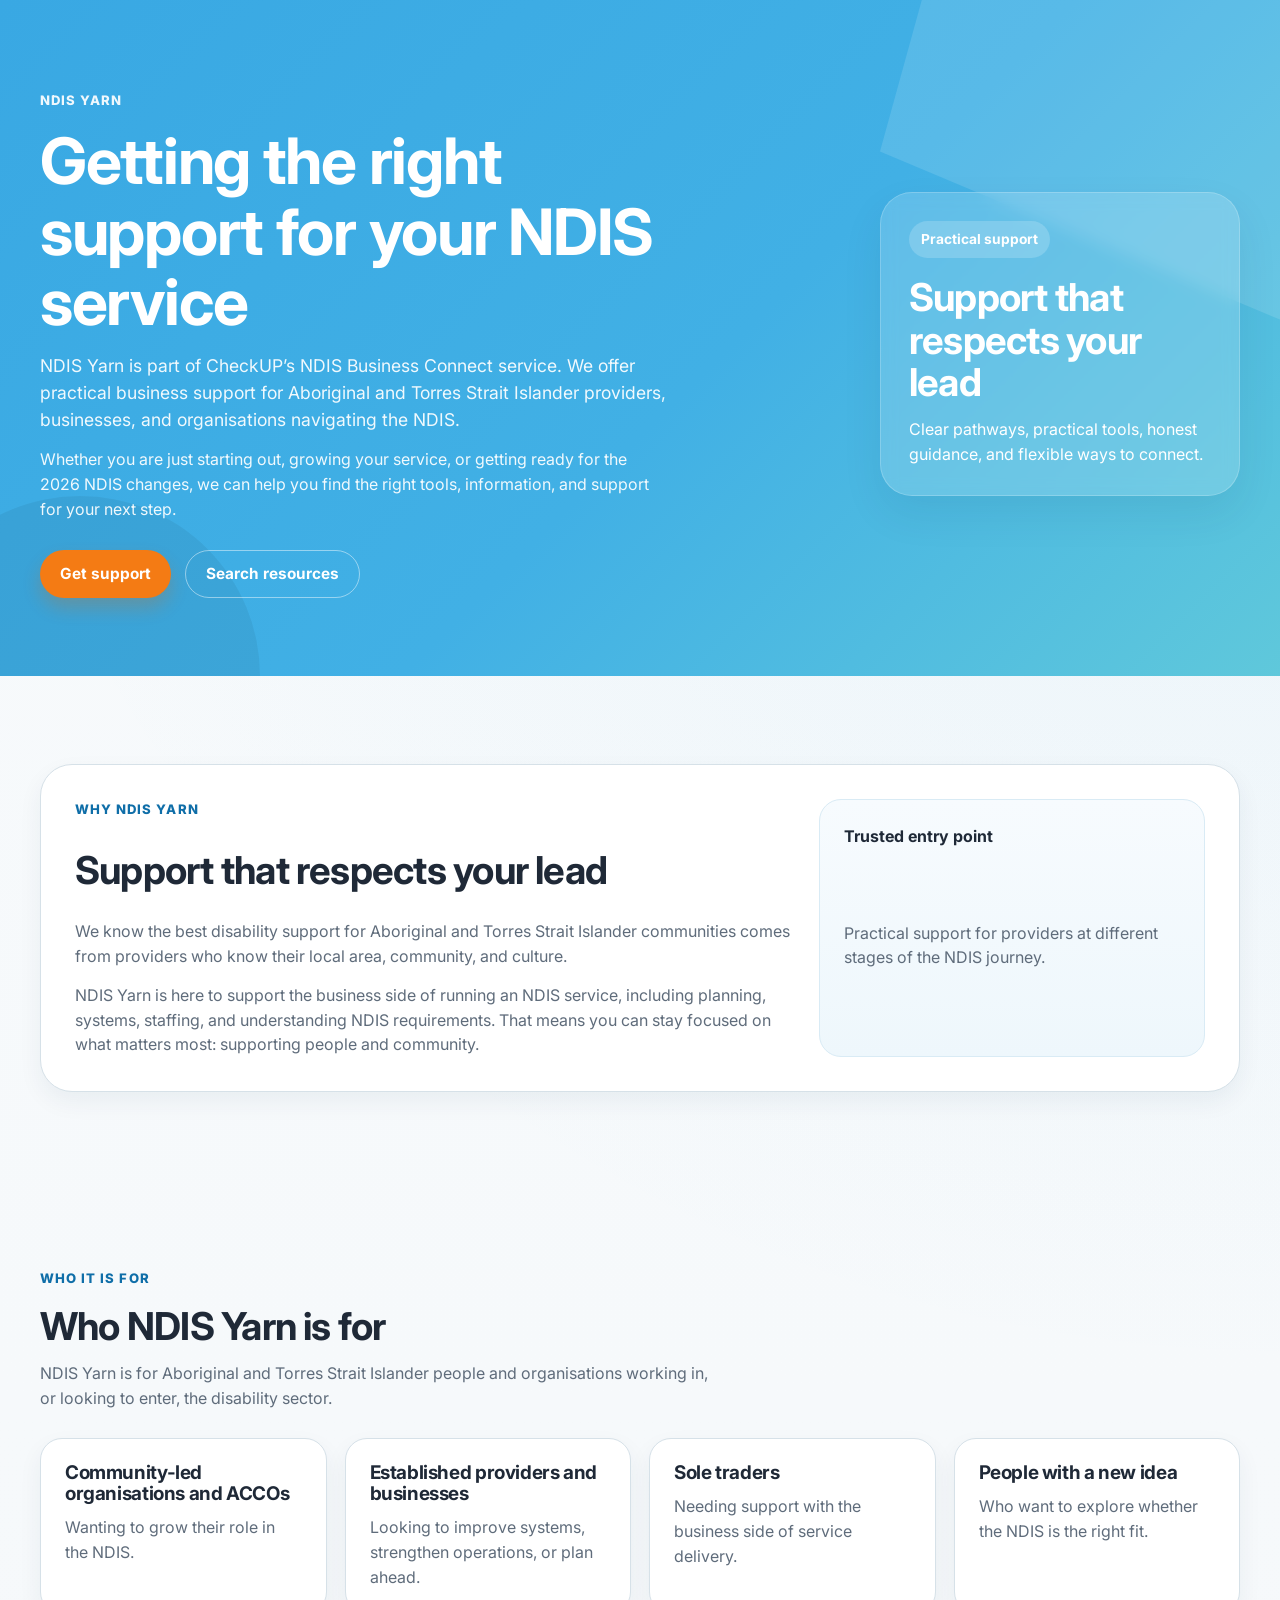
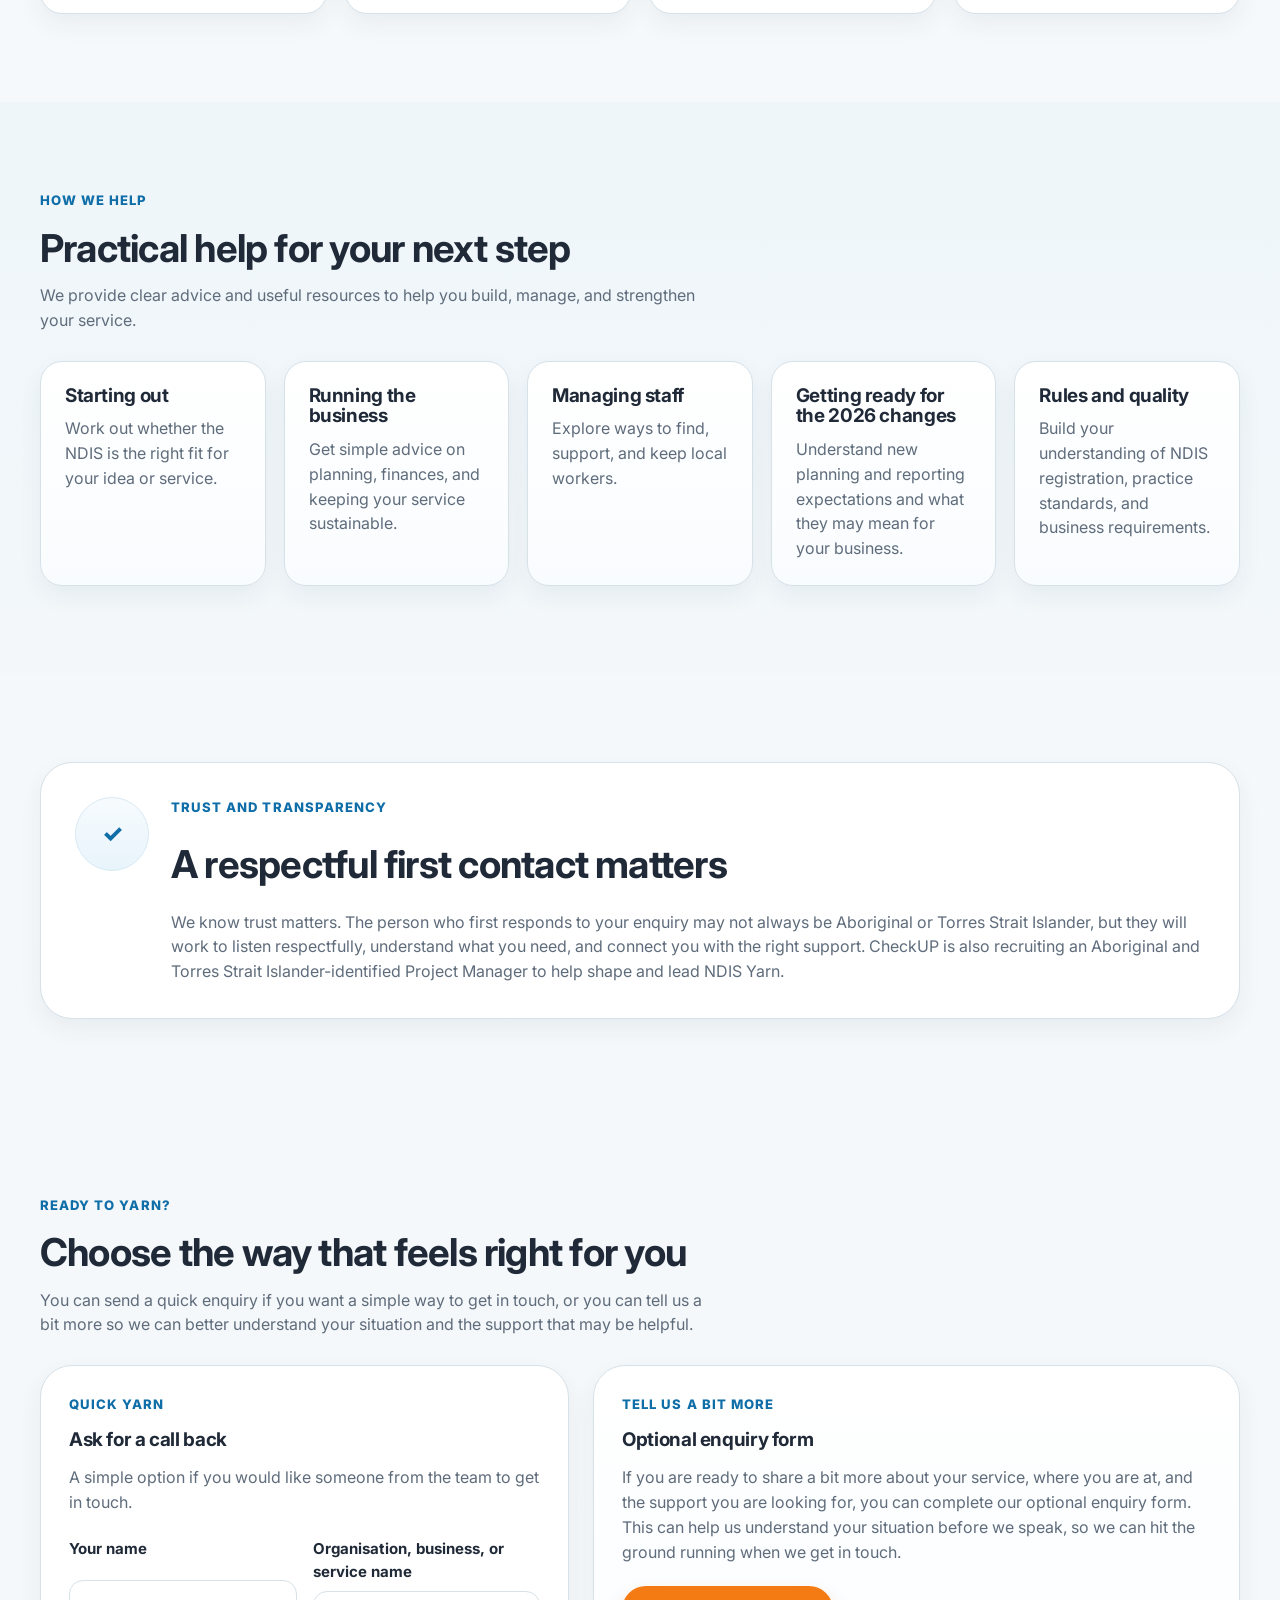
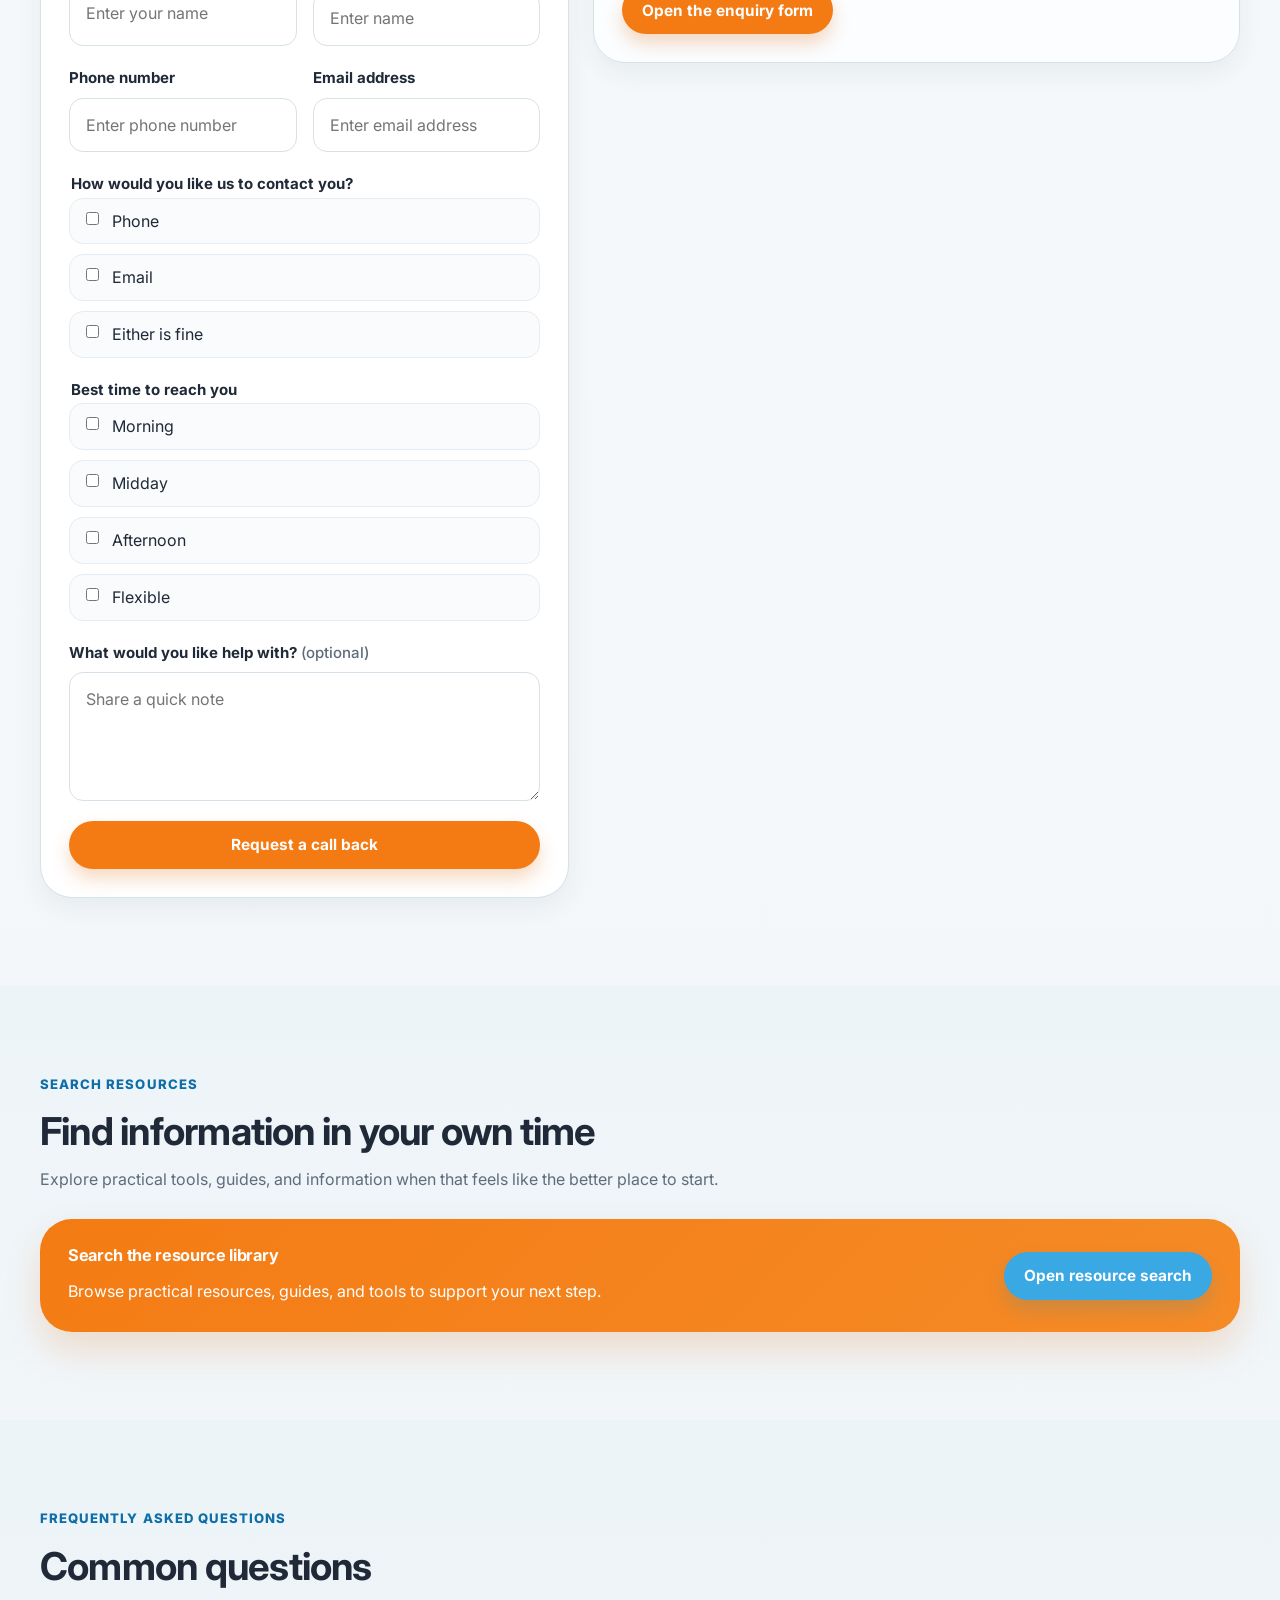
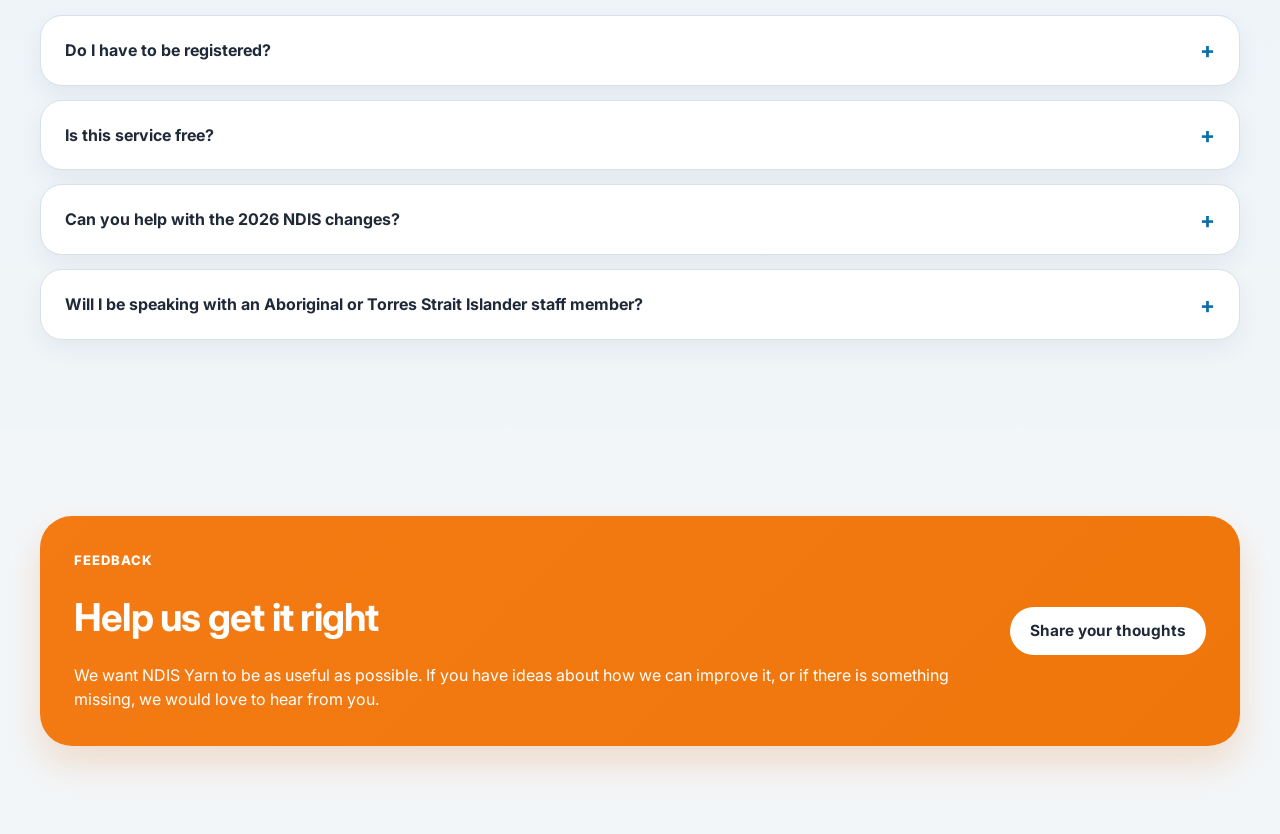
<file: index.html>
<!DOCTYPE html>
<html lang="en">
<head>
  <meta charset="UTF-8" />
  <meta name="viewport" content="width=device-width, initial-scale=1.0" />
  <title>NDIS Yarn | CheckUP Connect</title>
  <meta
    name="description"
    content="Practical business support for Aboriginal and Torres Strait Islander NDIS providers, businesses, and organisations."
  />
  <link rel="preconnect" href="https://fonts.googleapis.com">
  <link rel="preconnect" href="https://fonts.gstatic.com" crossorigin>
  <link href="https://fonts.googleapis.com/css2?family=Inter:wght@400;500;600;700;800&display=swap" rel="stylesheet">
  <link rel="stylesheet" href="styles.css" />
</head>
<body>
  <div class="site-shell">
    <header class="hero">
      <div class="container hero__grid">
        <div class="hero__content">
          <p class="eyebrow">NDIS Yarn</p>
          <h1>Getting the right support for your NDIS service</h1>
          <p class="hero__lead">
            NDIS Yarn is part of CheckUP’s NDIS Business Connect service. We offer practical business support for
            Aboriginal and Torres Strait Islander providers, businesses, and organisations navigating the NDIS.
          </p>
          <p class="hero__body">
            Whether you are just starting out, growing your service, or getting ready for the 2026 NDIS changes, we can
            help you find the right tools, information, and support for your next step.
          </p>
          <div class="hero__actions">
            <a class="btn btn--primary" href="#contact-pathways">Get support</a>
            <a class="btn btn--secondary" href="#resources">Search resources</a>
          </div>
        </div>

        <div class="hero__panel" aria-hidden="true">
          <div class="hero-card">
            <div class="hero-card__badge">Practical support</div>
            <h2>Support that respects your lead</h2>
            <p>
              Clear pathways, practical tools, honest guidance, and flexible ways to connect.
            </p>
          </div>
        </div>
      </div>
    </header>

    <main>
      <section class="section">
        <div class="container intro-card">
          <div class="intro-card__copy">
            <p class="eyebrow eyebrow--blue">Why NDIS Yarn</p>
            <h2>Support that respects your lead</h2>
            <p>
              We know the best disability support for Aboriginal and Torres Strait Islander communities comes from
              providers who know their local area, community, and culture.
            </p>
            <p>
              NDIS Yarn is here to support the business side of running an NDIS service, including planning, systems,
              staffing, and understanding NDIS requirements. That means you can stay focused on what matters most:
              supporting people and community.
            </p>
          </div>
          <div class="intro-card__aside">
            <div class="stat-panel">
              <strong>Trusted entry point</strong>
              <span>Practical support for providers at different stages of the NDIS journey.</span>
            </div>
          </div>
        </div>
      </section>

      <section class="section">
        <div class="container">
          <div class="section-heading">
            <p class="eyebrow eyebrow--blue">Who it is for</p>
            <h2>Who NDIS Yarn is for</h2>
            <p>
              NDIS Yarn is for Aboriginal and Torres Strait Islander people and organisations working in, or looking to
              enter, the disability sector.
            </p>
          </div>

          <div class="card-grid card-grid--four">
            <article class="info-card">
              <h3>Community-led organisations and ACCOs</h3>
              <p>Wanting to grow their role in the NDIS.</p>
            </article>
            <article class="info-card">
              <h3>Established providers and businesses</h3>
              <p>Looking to improve systems, strengthen operations, or plan ahead.</p>
            </article>
            <article class="info-card">
              <h3>Sole traders</h3>
              <p>Needing support with the business side of service delivery.</p>
            </article>
            <article class="info-card">
              <h3>People with a new idea</h3>
              <p>Who want to explore whether the NDIS is the right fit.</p>
            </article>
          </div>
        </div>
      </section>

      <section class="section section--soft">
        <div class="container">
          <div class="section-heading">
            <p class="eyebrow eyebrow--blue">How we help</p>
            <h2>Practical help for your next step</h2>
            <p>
              We provide clear advice and useful resources to help you build, manage, and strengthen your service.
            </p>
          </div>

          <div class="card-grid card-grid--five">
            <article class="service-card">
              <h3>Starting out</h3>
              <p>Work out whether the NDIS is the right fit for your idea or service.</p>
            </article>
            <article class="service-card">
              <h3>Running the business</h3>
              <p>Get simple advice on planning, finances, and keeping your service sustainable.</p>
            </article>
            <article class="service-card">
              <h3>Managing staff</h3>
              <p>Explore ways to find, support, and keep local workers.</p>
            </article>
            <article class="service-card">
              <h3>Getting ready for the 2026 changes</h3>
              <p>Understand new planning and reporting expectations and what they may mean for your business.</p>
            </article>
            <article class="service-card">
              <h3>Rules and quality</h3>
              <p>Build your understanding of NDIS registration, practice standards, and business requirements.</p>
            </article>
          </div>
        </div>
      </section>

      <section class="section">
        <div class="container trust-panel">
          <div class="trust-panel__icon" aria-hidden="true">✓</div>
          <div class="trust-panel__content">
            <p class="eyebrow eyebrow--blue">Trust and transparency</p>
            <h2>A respectful first contact matters</h2>
            <p>
              We know trust matters. The person who first responds to your enquiry may not always be Aboriginal or
              Torres Strait Islander, but they will work to listen respectfully, understand what you need, and connect
              you with the right support. CheckUP is also recruiting an Aboriginal and Torres Strait
              Islander-identified Project Manager to help shape and lead NDIS Yarn.
            </p>
          </div>
        </div>
      </section>

      <section class="section" id="contact-pathways">
        <div class="container">
          <div class="section-heading">
            <p class="eyebrow eyebrow--blue">Ready to yarn?</p>
            <h2>Choose the way that feels right for you</h2>
            <p>
              You can send a quick enquiry if you want a simple way to get in touch, or you can tell us a bit more so
              we can better understand your situation and the support that may be helpful.
            </p>
          </div>

          <div class="pathway-grid">
            <article class="form-panel">
              <div class="form-panel__header">
                <p class="eyebrow eyebrow--blue">Quick yarn</p>
                <h3>Ask for a call back</h3>
                <p>
                  A simple option if you would like someone from the team to get in touch.
                </p>
              </div>

              <form class="contact-form" action="#" method="post">
                <div class="form-grid form-grid--two">
                  <label class="field">
                    <span>Your name</span>
                    <input type="text" name="quick_name" placeholder="Enter your name" />
                  </label>

                  <label class="field">
                    <span>Organisation, business, or service name</span>
                    <input type="text" name="quick_org" placeholder="Enter name" />
                  </label>
                </div>

                <div class="form-grid form-grid--two">
                  <label class="field">
                    <span>Phone number</span>
                    <input type="tel" name="quick_phone" placeholder="Enter phone number" />
                  </label>

                  <label class="field">
                    <span>Email address</span>
                    <input type="email" name="quick_email" placeholder="Enter email address" />
                  </label>
                </div>

                <fieldset class="choice-group">
                  <legend>How would you like us to contact you?</legend>
                  <label class="check-option"><input type="checkbox" name="quick_contact_method" value="Phone" /> <span>Phone</span></label>
                  <label class="check-option"><input type="checkbox" name="quick_contact_method" value="Email" /> <span>Email</span></label>
                  <label class="check-option"><input type="checkbox" name="quick_contact_method" value="Either" /> <span>Either is fine</span></label>
                </fieldset>

                <fieldset class="choice-group">
                  <legend>Best time to reach you</legend>
                  <label class="check-option"><input type="checkbox" name="quick_time" value="Morning" /> <span>Morning</span></label>
                  <label class="check-option"><input type="checkbox" name="quick_time" value="Midday" /> <span>Midday</span></label>
                  <label class="check-option"><input type="checkbox" name="quick_time" value="Afternoon" /> <span>Afternoon</span></label>
                  <label class="check-option"><input type="checkbox" name="quick_time" value="Flexible" /> <span>Flexible</span></label>
                </fieldset>

                <label class="field">
                  <span>What would you like help with? <em class="field-note">(optional)</em></span>
                  <textarea name="quick_message" rows="4" placeholder="Share a quick note"></textarea>
                </label>

                <button class="btn btn--primary" type="submit">Request a call back</button>
              </form>
            </article>

            <article class="form-panel form-panel--soft">
              <div class="form-panel__header">
                <p class="eyebrow eyebrow--blue">Tell us a bit more</p>
                <h3>Optional enquiry form</h3>
                <p>
                  If you are ready to share a bit more about your service, where you are at, and the support you are
                  looking for, you can complete our optional enquiry form. This can help us understand your situation
                  before we speak, so we can hit the ground running when we get in touch.
                </p>
              </div>

              <a class="btn btn--primary" href="eoi.html">Open the enquiry form</a>
            </article>
          </div>
        </div>
      </section>

      <section class="section section--soft" id="resources">
        <div class="container">
          <div class="section-heading">
            <p class="eyebrow eyebrow--blue">Search resources</p>
            <h2>Find information in your own time</h2>
            <p>
              Explore practical tools, guides, and information when that feels like the better place to start.
            </p>
          </div>

          <div class="resource-card">
            <div>
              <h4>Search the resource library</h4>
              <p>
                Browse practical resources, guides, and tools to support your next step.
              </p>
            </div>
            <a class="btn btn--accent" href="#">Open resource search</a>
          </div>
        </div>
      </section>

      <section class="section section--soft">
        <div class="container">
          <div class="section-heading">
            <p class="eyebrow eyebrow--blue">Frequently asked questions</p>
            <h2>Common questions</h2>
          </div>

          <div class="faq-list">
            <details class="faq-item">
              <summary>Do I have to be registered?</summary>
              <p>No. We support everyone from people with a brand new idea through to registered organisations.</p>
            </details>

            <details class="faq-item">
              <summary>Is this service free?</summary>
              <p>Yes. NDIS Yarn is a free service provided by CheckUP to help strengthen local NDIS providers.</p>
            </details>

            <details class="faq-item">
              <summary>Can you help with the 2026 NDIS changes?</summary>
              <p>Yes. We can help you understand updated arrangements and what they may mean for your business.</p>
            </details>

            <details class="faq-item">
              <summary>Will I be speaking with an Aboriginal or Torres Strait Islander staff member?</summary>
              <p>
                The person who first responds to your enquiry may not always be Aboriginal or Torres Strait Islander. We
                want to be open about that. Our focus is on making sure your experience is respectful, helpful, and
                culturally aware, and we are currently recruiting an Aboriginal and Torres Strait Islander-identified
                Project Manager to help shape and lead this work.
              </p>
            </details>
          </div>
        </div>
      </section>

      <section class="section">
        <div class="container feedback-banner">
          <div class="feedback-banner__copy">
            <p class="eyebrow eyebrow--light">Feedback</p>
            <h2>Help us get it right</h2>
            <p>
              We want NDIS Yarn to be as useful as possible. If you have ideas about how we can improve it, or if there
              is something missing, we would love to hear from you.
            </p>
          </div>
          <div class="feedback-banner__action">
            <a class="btn btn--light" href="#">Share your thoughts</a>
          </div>
        </div>
      </section>
    </main>
  </div>

  <script src="script.js"></script>
</body>
</html>
</file>
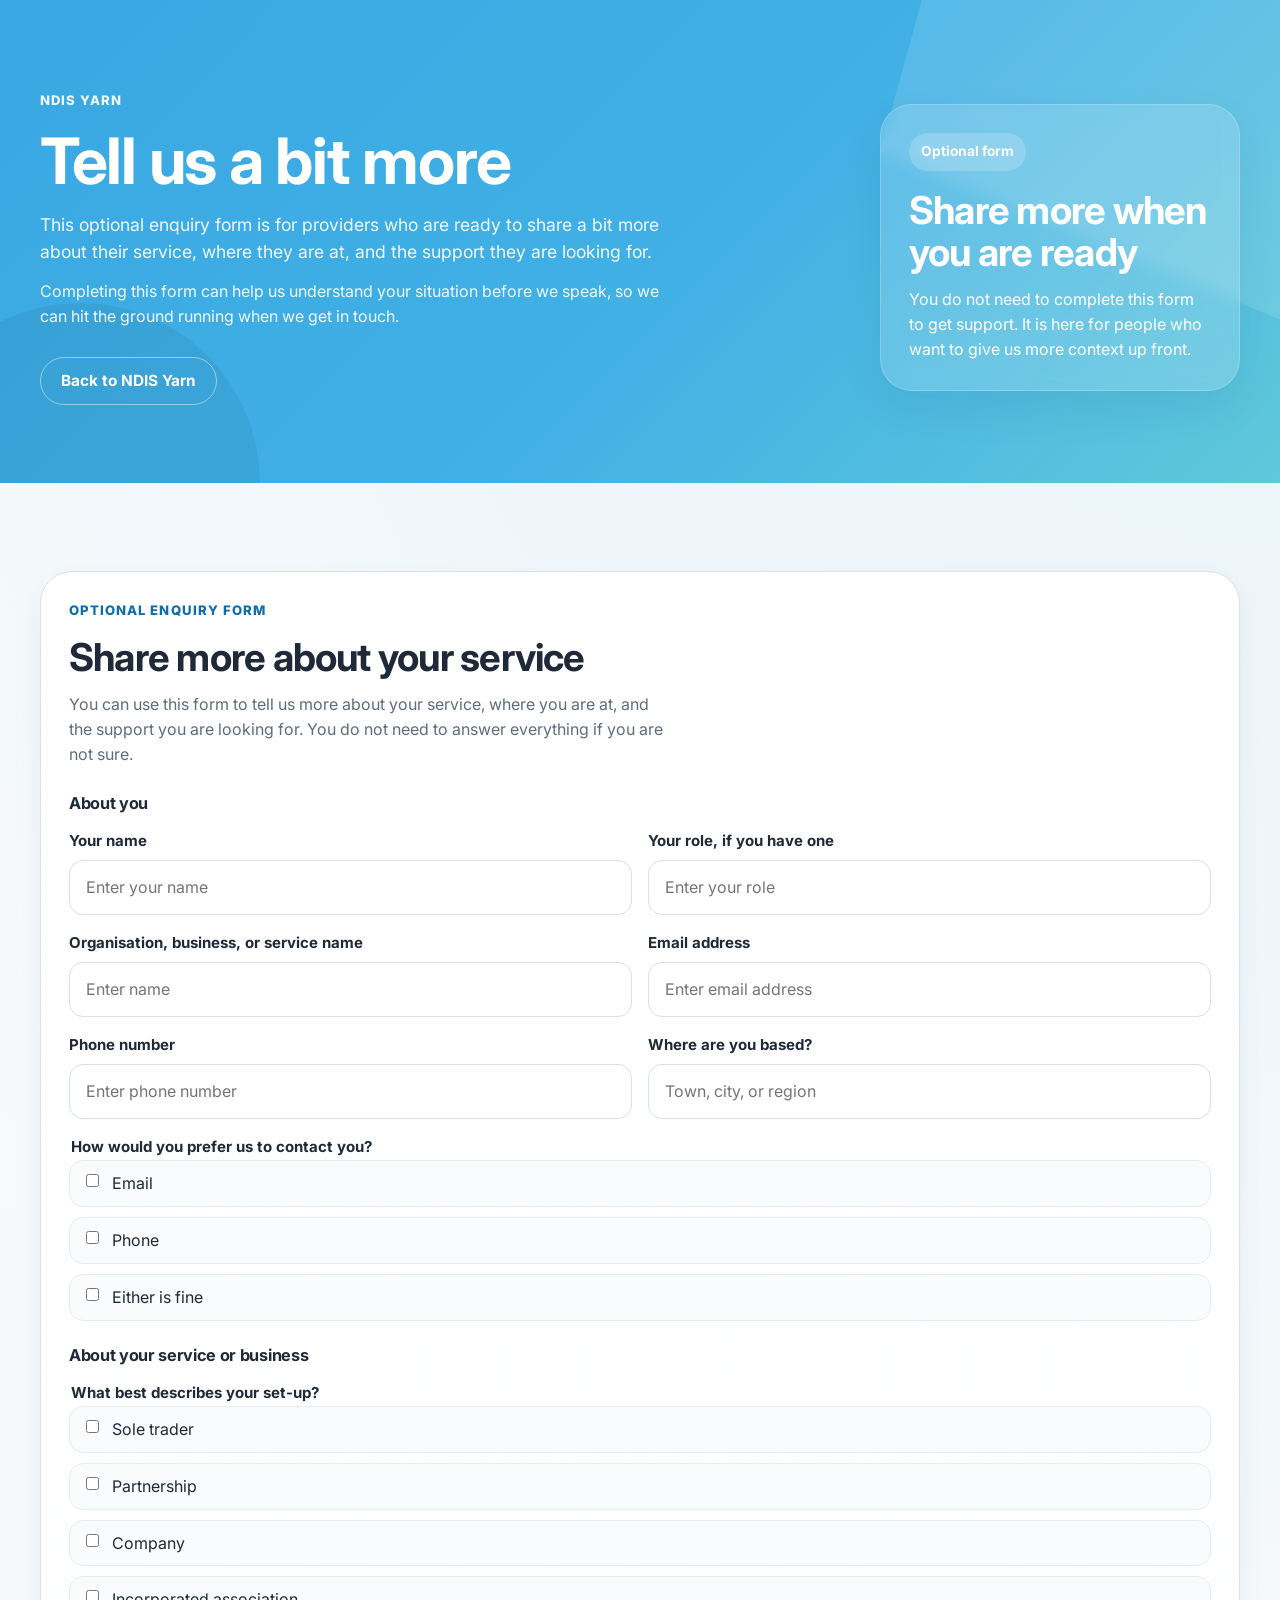
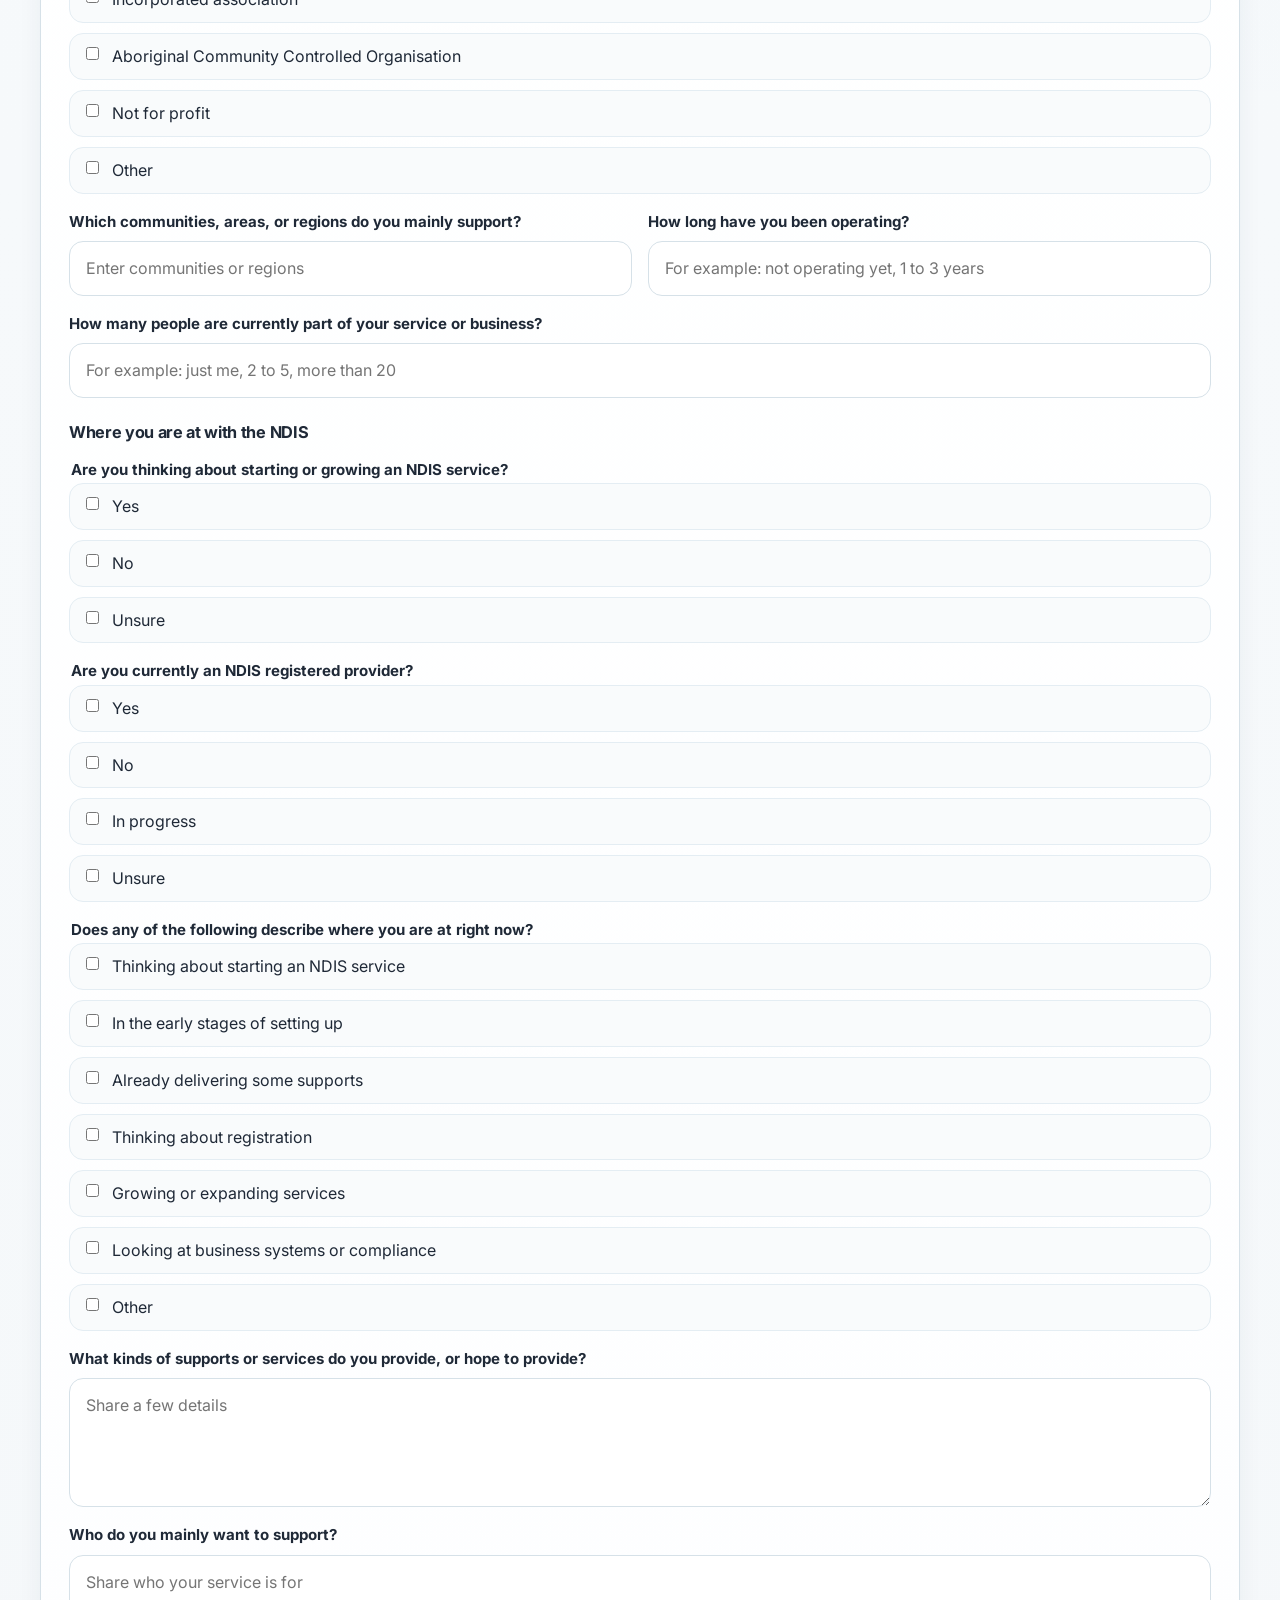
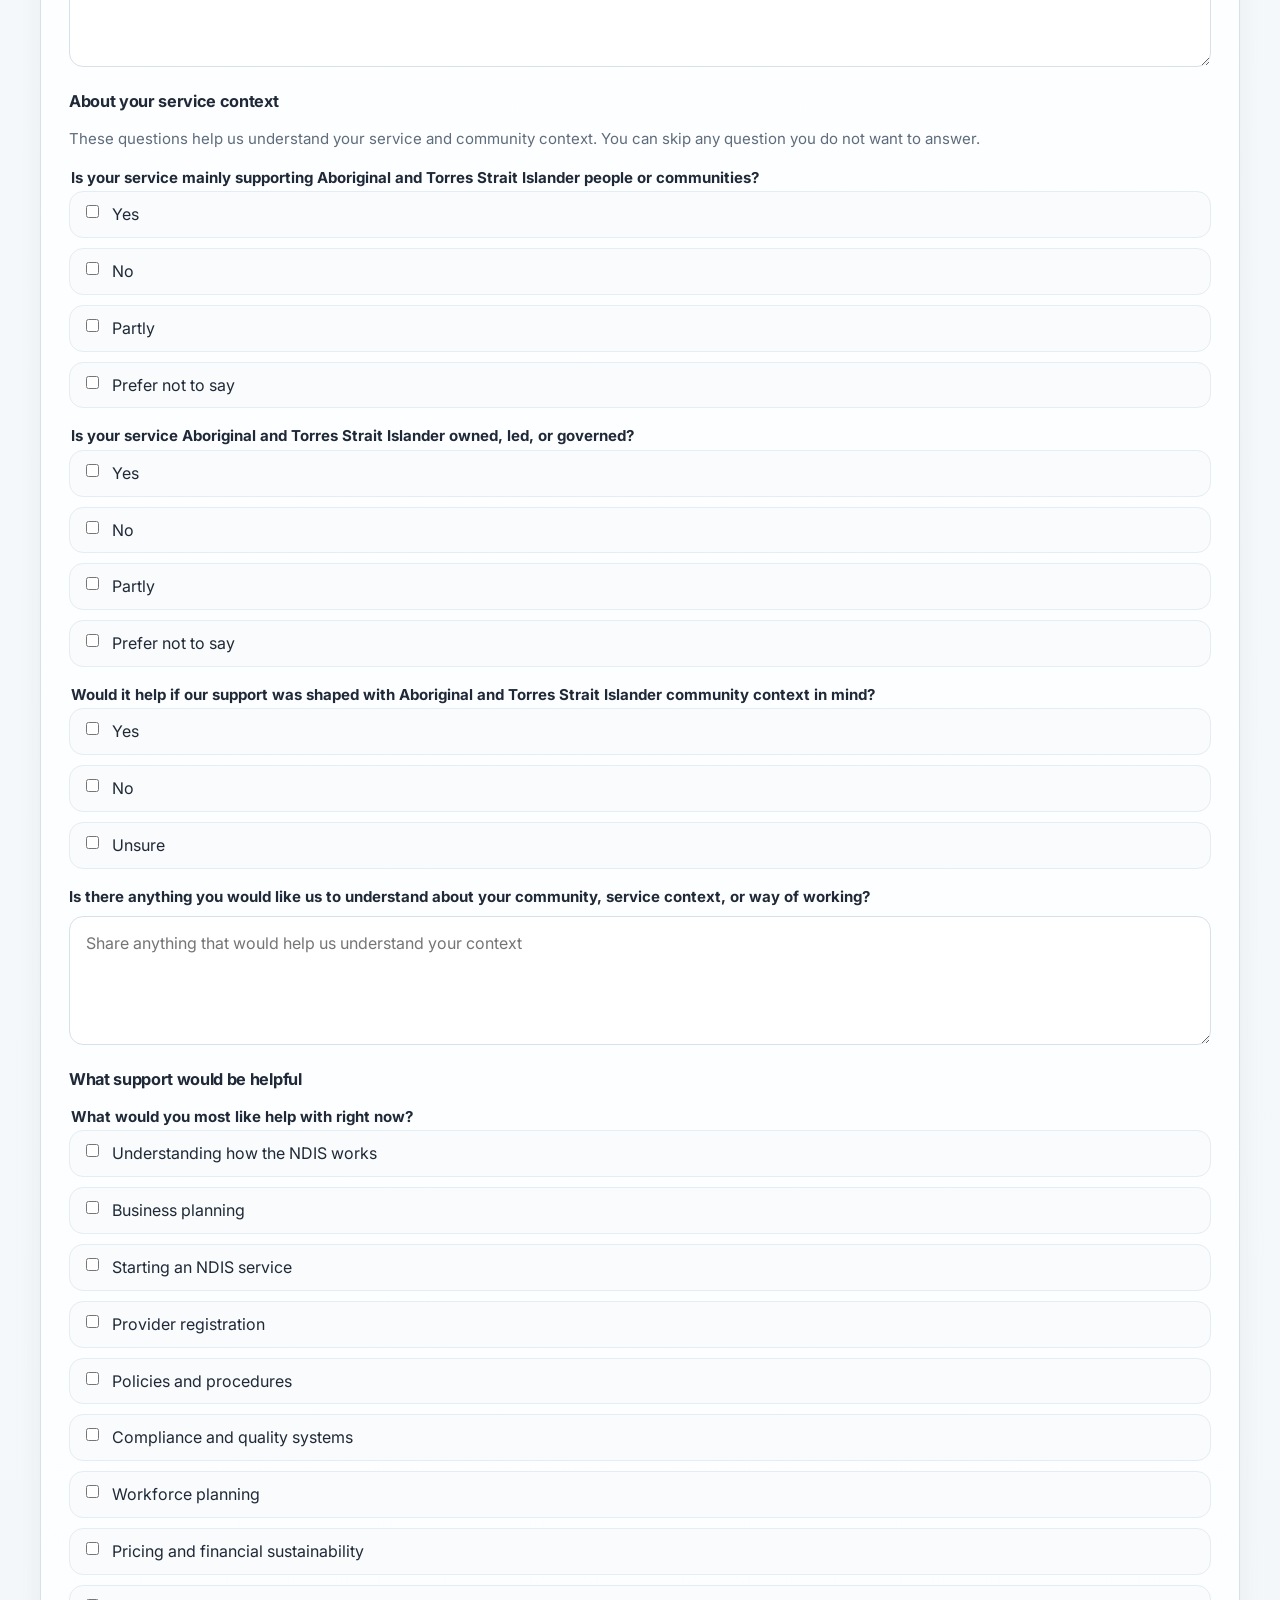
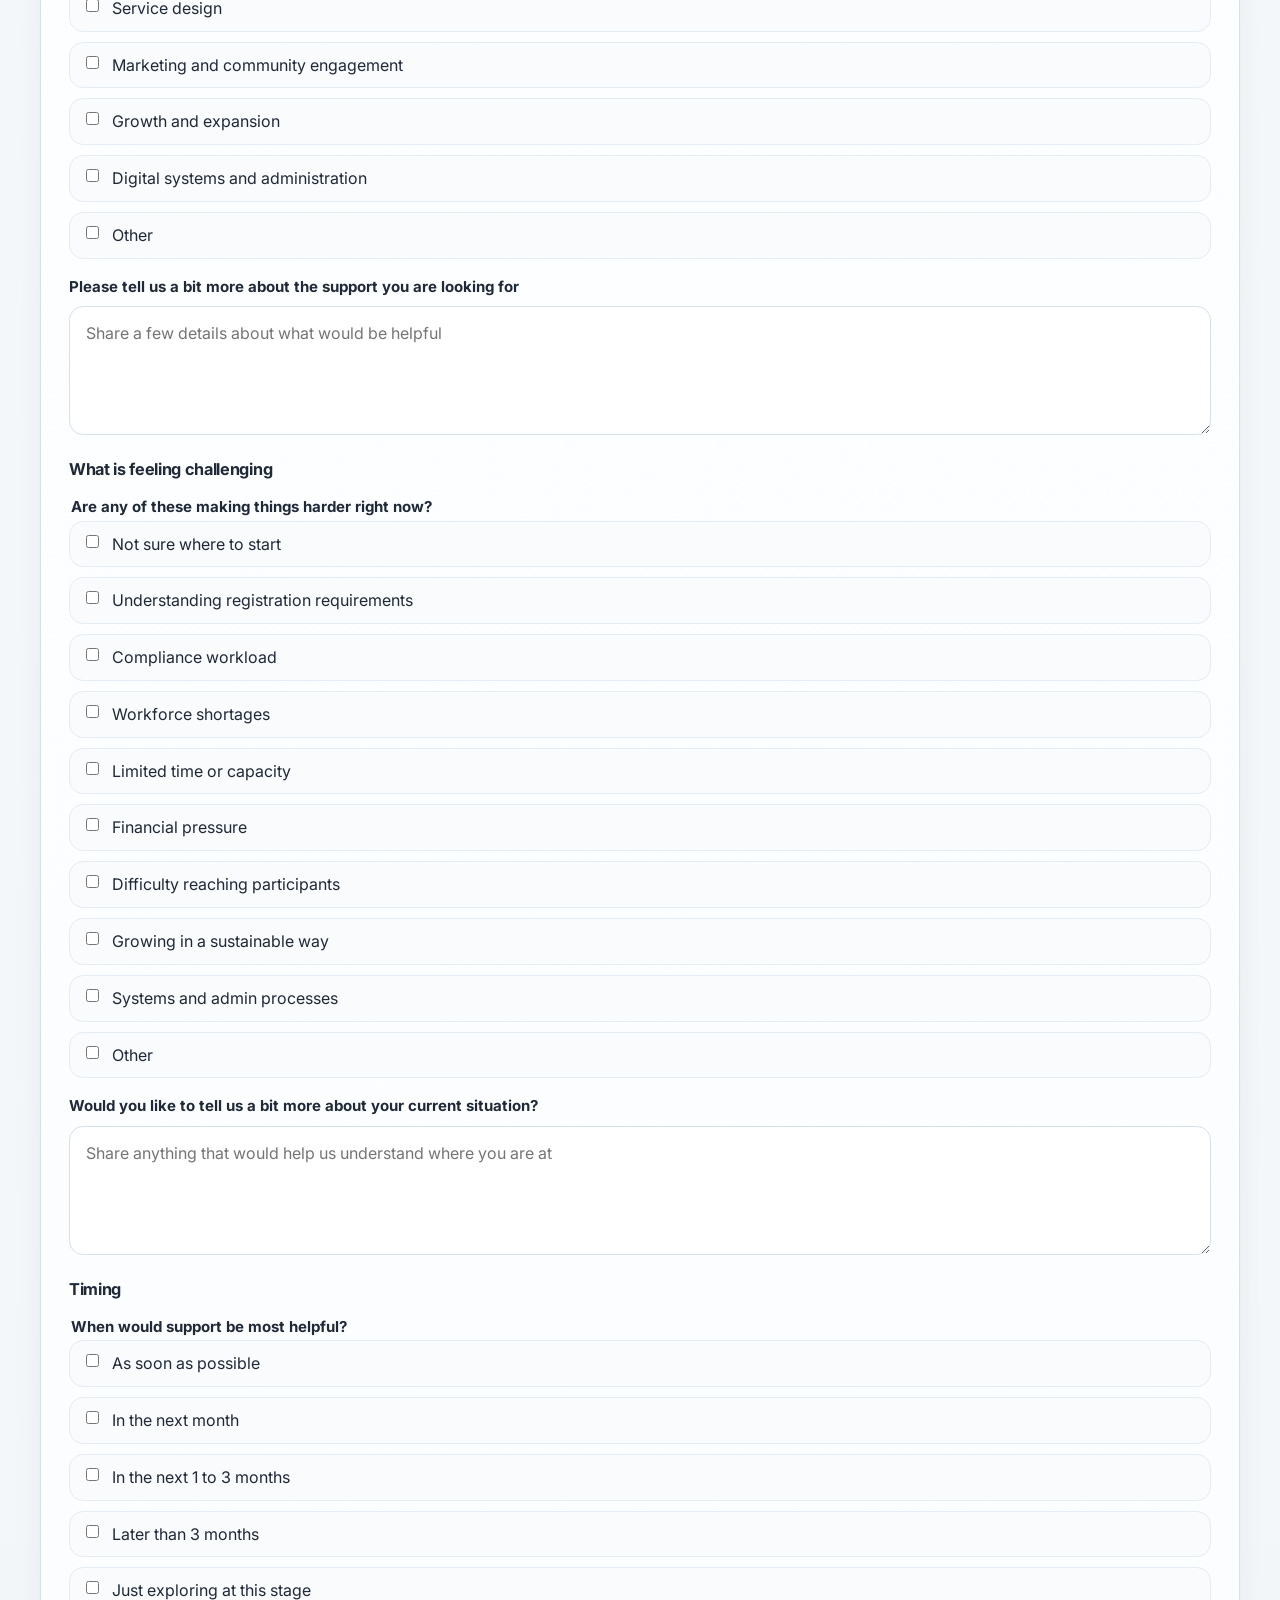
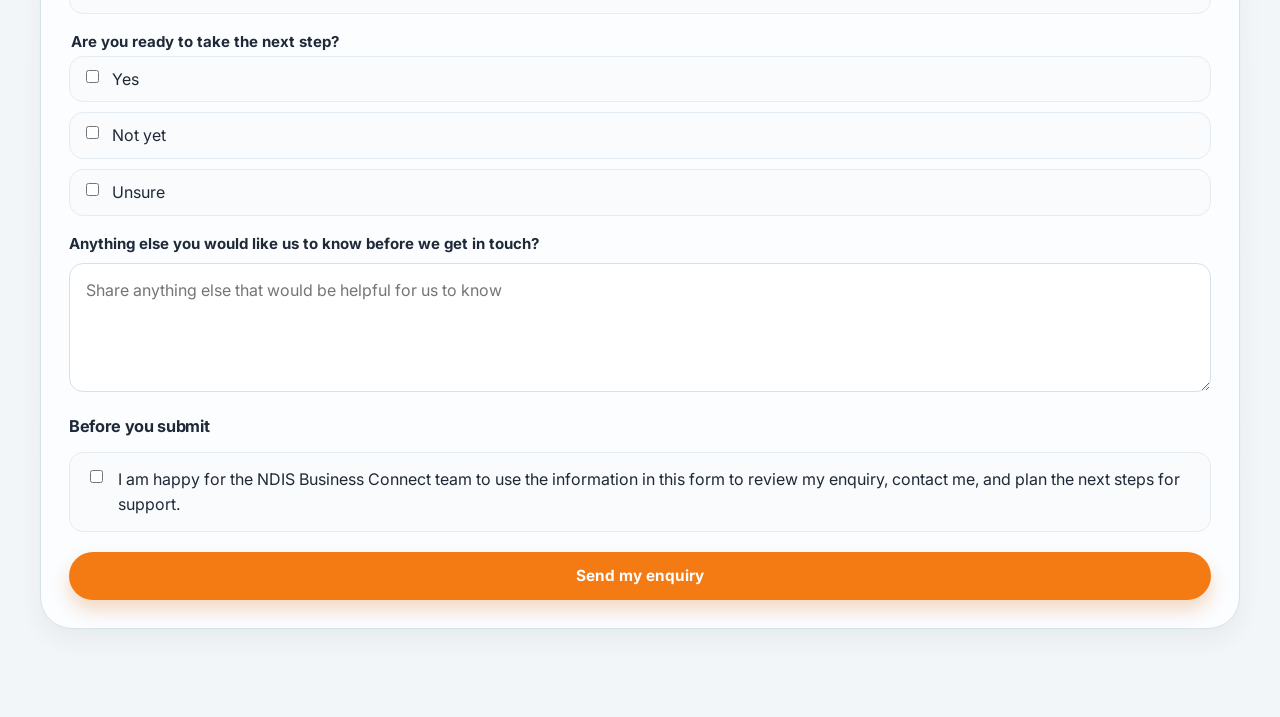
<file: eoi.html>
<!DOCTYPE html>
<html lang="en">
<head>
  <meta charset="UTF-8" />
  <meta name="viewport" content="width=device-width, initial-scale=1.0" />
  <title>Tell us a bit more | NDIS Yarn</title>
  <meta
    name="description"
    content="Optional enquiry form for providers ready to share more detail with NDIS Yarn."
  />
  <link rel="preconnect" href="https://fonts.googleapis.com">
  <link rel="preconnect" href="https://fonts.gstatic.com" crossorigin>
  <link href="https://fonts.googleapis.com/css2?family=Inter:wght@400;500;600;700;800&display=swap" rel="stylesheet">
  <link rel="stylesheet" href="styles.css" />
</head>
<body>
  <div class="site-shell">
    <header class="hero">
      <div class="container hero__grid">
        <div class="hero__content">
          <p class="eyebrow">NDIS Yarn</p>
          <h1>Tell us a bit more</h1>
          <p class="hero__lead">
            This optional enquiry form is for providers who are ready to share a bit more about their service, where
            they are at, and the support they are looking for.
          </p>
          <p class="hero__body">
            Completing this form can help us understand your situation before we speak, so we can hit the ground
            running when we get in touch.
          </p>
          <div class="hero__actions">
            <a class="btn btn--secondary" href="index.html#contact-pathways">Back to NDIS Yarn</a>
          </div>
        </div>

        <div class="hero__panel" aria-hidden="true">
          <div class="hero-card">
            <div class="hero-card__badge">Optional form</div>
            <h2>Share more when you are ready</h2>
            <p>
              You do not need to complete this form to get support. It is here for people who want to give us more
              context up front.
            </p>
          </div>
        </div>
      </div>
    </header>

    <main>
      <section class="section">
        <div class="container">
          <article class="form-panel form-panel--soft">
            <div class="form-panel__header">
              <p class="eyebrow eyebrow--blue">Optional enquiry form</p>
              <h2>Share more about your service</h2>
              <p>
                You can use this form to tell us more about your service, where you are at, and the support you are
                looking for. You do not need to answer everything if you are not sure.
              </p>
            </div>

            <form class="contact-form" action="#" method="post">

                <div class="subsection">
                  <h4>About you</h4>
                  <div class="form-grid form-grid--two">
                    <label class="field">
                      <span>Your name</span>
                      <input type="text" name="full_name" placeholder="Enter your name" />
                    </label>
                    <label class="field">
                      <span>Your role, if you have one</span>
                      <input type="text" name="full_role" placeholder="Enter your role" />
                    </label>
                  </div>

                  <div class="form-grid form-grid--two">
                    <label class="field">
                      <span>Organisation, business, or service name</span>
                      <input type="text" name="full_org" placeholder="Enter name" />
                    </label>
                    <label class="field">
                      <span>Email address</span>
                      <input type="email" name="full_email" placeholder="Enter email address" />
                    </label>
                  </div>

                  <div class="form-grid form-grid--two">
                    <label class="field">
                      <span>Phone number</span>
                      <input type="tel" name="full_phone" placeholder="Enter phone number" />
                    </label>
                    <label class="field">
                      <span>Where are you based?</span>
                      <input type="text" name="full_location" placeholder="Town, city, or region" />
                    </label>
                  </div>

                  <fieldset class="choice-group">
                    <legend>How would you prefer us to contact you?</legend>
                    <label class="check-option"><input type="checkbox" name="full_contact_method" value="Email" /> <span>Email</span></label>
                    <label class="check-option"><input type="checkbox" name="full_contact_method" value="Phone" /> <span>Phone</span></label>
                    <label class="check-option"><input type="checkbox" name="full_contact_method" value="Either" /> <span>Either is fine</span></label>
                  </fieldset>
                </div>

                <div class="subsection">
                  <h4>About your service or business</h4>
                  <fieldset class="choice-group">
                    <legend>What best describes your set-up?</legend>
                    <label class="check-option"><input type="checkbox" name="setup" value="Sole trader" /> <span>Sole trader</span></label>
                    <label class="check-option"><input type="checkbox" name="setup" value="Partnership" /> <span>Partnership</span></label>
                    <label class="check-option"><input type="checkbox" name="setup" value="Company" /> <span>Company</span></label>
                    <label class="check-option"><input type="checkbox" name="setup" value="Incorporated association" /> <span>Incorporated association</span></label>
                    <label class="check-option"><input type="checkbox" name="setup" value="Aboriginal Community Controlled Organisation" /> <span>Aboriginal Community Controlled Organisation</span></label>
                    <label class="check-option"><input type="checkbox" name="setup" value="Not for profit" /> <span>Not for profit</span></label>
                    <label class="check-option"><input type="checkbox" name="setup" value="Other" /> <span>Other</span></label>
                  </fieldset>

                  <div class="form-grid form-grid--two">
                    <label class="field">
                      <span>Which communities, areas, or regions do you mainly support?</span>
                      <input type="text" name="support_regions" placeholder="Enter communities or regions" />
                    </label>
                    <label class="field">
                      <span>How long have you been operating?</span>
                      <input type="text" name="operating_time" placeholder="For example: not operating yet, 1 to 3 years" />
                    </label>
                  </div>

                  <label class="field">
                    <span>How many people are currently part of your service or business?</span>
                    <input type="text" name="team_size" placeholder="For example: just me, 2 to 5, more than 20" />
                  </label>
                </div>

                <div class="subsection">
                  <h4>Where you are at with the NDIS</h4>
                  <fieldset class="choice-group">
                    <legend>Are you thinking about starting or growing an NDIS service?</legend>
                    <label class="check-option"><input type="checkbox" name="ndis_growth" value="Yes" /> <span>Yes</span></label>
                    <label class="check-option"><input type="checkbox" name="ndis_growth" value="No" /> <span>No</span></label>
                    <label class="check-option"><input type="checkbox" name="ndis_growth" value="Unsure" /> <span>Unsure</span></label>
                  </fieldset>

                  <fieldset class="choice-group">
                    <legend>Are you currently an NDIS registered provider?</legend>
                    <label class="check-option"><input type="checkbox" name="registered" value="Yes" /> <span>Yes</span></label>
                    <label class="check-option"><input type="checkbox" name="registered" value="No" /> <span>No</span></label>
                    <label class="check-option"><input type="checkbox" name="registered" value="In progress" /> <span>In progress</span></label>
                    <label class="check-option"><input type="checkbox" name="registered" value="Unsure" /> <span>Unsure</span></label>
                  </fieldset>

                  <fieldset class="choice-group">
                    <legend>Does any of the following describe where you are at right now?</legend>
                    <label class="check-option"><input type="checkbox" name="stage" value="Thinking about starting an NDIS service" /> <span>Thinking about starting an NDIS service</span></label>
                    <label class="check-option"><input type="checkbox" name="stage" value="In the early stages of setting up" /> <span>In the early stages of setting up</span></label>
                    <label class="check-option"><input type="checkbox" name="stage" value="Already delivering some supports" /> <span>Already delivering some supports</span></label>
                    <label class="check-option"><input type="checkbox" name="stage" value="Thinking about registration" /> <span>Thinking about registration</span></label>
                    <label class="check-option"><input type="checkbox" name="stage" value="Growing or expanding services" /> <span>Growing or expanding services</span></label>
                    <label class="check-option"><input type="checkbox" name="stage" value="Looking at business systems or compliance" /> <span>Looking at business systems or compliance</span></label>
                    <label class="check-option"><input type="checkbox" name="stage" value="Other" /> <span>Other</span></label>
                  </fieldset>

                  <label class="field">
                    <span>What kinds of supports or services do you provide, or hope to provide?</span>
                    <textarea name="services" rows="4" placeholder="Share a few details"></textarea>
                  </label>

                  <label class="field">
                    <span>Who do you mainly want to support?</span>
                    <textarea name="people_supported" rows="3" placeholder="Share who your service is for"></textarea>
                  </label>
                </div>

                <div class="subsection">
                  <h4>About your service context</h4>
                  <p class="helper-text">These questions help us understand your service and community context. You can skip any question you do not want to answer.</p>

                  <fieldset class="choice-group">
                    <legend>Is your service mainly supporting Aboriginal and Torres Strait Islander people or communities?</legend>
                    <label class="check-option"><input type="checkbox" name="community_focus" value="Yes" /> <span>Yes</span></label>
                    <label class="check-option"><input type="checkbox" name="community_focus" value="No" /> <span>No</span></label>
                    <label class="check-option"><input type="checkbox" name="community_focus" value="Partly" /> <span>Partly</span></label>
                    <label class="check-option"><input type="checkbox" name="community_focus" value="Prefer not to say" /> <span>Prefer not to say</span></label>
                  </fieldset>

                  <fieldset class="choice-group">
                    <legend>Is your service Aboriginal and Torres Strait Islander owned, led, or governed?</legend>
                    <label class="check-option"><input type="checkbox" name="ownership" value="Yes" /> <span>Yes</span></label>
                    <label class="check-option"><input type="checkbox" name="ownership" value="No" /> <span>No</span></label>
                    <label class="check-option"><input type="checkbox" name="ownership" value="Partly" /> <span>Partly</span></label>
                    <label class="check-option"><input type="checkbox" name="ownership" value="Prefer not to say" /> <span>Prefer not to say</span></label>
                  </fieldset>

                  <fieldset class="choice-group">
                    <legend>Would it help if our support was shaped with Aboriginal and Torres Strait Islander community context in mind?</legend>
                    <label class="check-option"><input type="checkbox" name="context_support" value="Yes" /> <span>Yes</span></label>
                    <label class="check-option"><input type="checkbox" name="context_support" value="No" /> <span>No</span></label>
                    <label class="check-option"><input type="checkbox" name="context_support" value="Unsure" /> <span>Unsure</span></label>
                  </fieldset>

                  <label class="field">
                    <span>Is there anything you would like us to understand about your community, service context, or way of working?</span>
                    <textarea name="community_notes" rows="4" placeholder="Share anything that would help us understand your context"></textarea>
                  </label>
                </div>

                <div class="subsection">
                  <h4>What support would be helpful</h4>
                  <fieldset class="choice-group">
                    <legend>What would you most like help with right now?</legend>
                    <label class="check-option"><input type="checkbox" name="support_interest" value="Understanding how the NDIS works" /> <span>Understanding how the NDIS works</span></label>
                    <label class="check-option"><input type="checkbox" name="support_interest" value="Business planning" /> <span>Business planning</span></label>
                    <label class="check-option"><input type="checkbox" name="support_interest" value="Starting an NDIS service" /> <span>Starting an NDIS service</span></label>
                    <label class="check-option"><input type="checkbox" name="support_interest" value="Provider registration" /> <span>Provider registration</span></label>
                    <label class="check-option"><input type="checkbox" name="support_interest" value="Policies and procedures" /> <span>Policies and procedures</span></label>
                    <label class="check-option"><input type="checkbox" name="support_interest" value="Compliance and quality systems" /> <span>Compliance and quality systems</span></label>
                    <label class="check-option"><input type="checkbox" name="support_interest" value="Workforce planning" /> <span>Workforce planning</span></label>
                    <label class="check-option"><input type="checkbox" name="support_interest" value="Pricing and financial sustainability" /> <span>Pricing and financial sustainability</span></label>
                    <label class="check-option"><input type="checkbox" name="support_interest" value="Service design" /> <span>Service design</span></label>
                    <label class="check-option"><input type="checkbox" name="support_interest" value="Marketing and community engagement" /> <span>Marketing and community engagement</span></label>
                    <label class="check-option"><input type="checkbox" name="support_interest" value="Growth and expansion" /> <span>Growth and expansion</span></label>
                    <label class="check-option"><input type="checkbox" name="support_interest" value="Digital systems and administration" /> <span>Digital systems and administration</span></label>
                    <label class="check-option"><input type="checkbox" name="support_interest" value="Other" /> <span>Other</span></label>
                  </fieldset>

                  <label class="field">
                    <span>Please tell us a bit more about the support you are looking for</span>
                    <textarea name="support_detail" rows="4" placeholder="Share a few details about what would be helpful"></textarea>
                  </label>
                </div>

                <div class="subsection">
                  <h4>What is feeling challenging</h4>
                  <fieldset class="choice-group">
                    <legend>Are any of these making things harder right now?</legend>
                    <label class="check-option"><input type="checkbox" name="challenges" value="Not sure where to start" /> <span>Not sure where to start</span></label>
                    <label class="check-option"><input type="checkbox" name="challenges" value="Understanding registration requirements" /> <span>Understanding registration requirements</span></label>
                    <label class="check-option"><input type="checkbox" name="challenges" value="Compliance workload" /> <span>Compliance workload</span></label>
                    <label class="check-option"><input type="checkbox" name="challenges" value="Workforce shortages" /> <span>Workforce shortages</span></label>
                    <label class="check-option"><input type="checkbox" name="challenges" value="Limited time or capacity" /> <span>Limited time or capacity</span></label>
                    <label class="check-option"><input type="checkbox" name="challenges" value="Financial pressure" /> <span>Financial pressure</span></label>
                    <label class="check-option"><input type="checkbox" name="challenges" value="Difficulty reaching participants" /> <span>Difficulty reaching participants</span></label>
                    <label class="check-option"><input type="checkbox" name="challenges" value="Growing in a sustainable way" /> <span>Growing in a sustainable way</span></label>
                    <label class="check-option"><input type="checkbox" name="challenges" value="Systems and admin processes" /> <span>Systems and admin processes</span></label>
                    <label class="check-option"><input type="checkbox" name="challenges" value="Other" /> <span>Other</span></label>
                  </fieldset>

                  <label class="field">
                    <span>Would you like to tell us a bit more about your current situation?</span>
                    <textarea name="challenge_detail" rows="4" placeholder="Share anything that would help us understand where you are at"></textarea>
                  </label>
                </div>

                <div class="subsection">
                  <h4>Timing</h4>
                  <fieldset class="choice-group">
                    <legend>When would support be most helpful?</legend>
                    <label class="check-option"><input type="checkbox" name="timing" value="As soon as possible" /> <span>As soon as possible</span></label>
                    <label class="check-option"><input type="checkbox" name="timing" value="In the next month" /> <span>In the next month</span></label>
                    <label class="check-option"><input type="checkbox" name="timing" value="In the next 1 to 3 months" /> <span>In the next 1 to 3 months</span></label>
                    <label class="check-option"><input type="checkbox" name="timing" value="Later than 3 months" /> <span>Later than 3 months</span></label>
                    <label class="check-option"><input type="checkbox" name="timing" value="Just exploring at this stage" /> <span>Just exploring at this stage</span></label>
                  </fieldset>

                  <fieldset class="choice-group">
                    <legend>Are you ready to take the next step?</legend>
                    <label class="check-option"><input type="checkbox" name="next_step" value="Yes" /> <span>Yes</span></label>
                    <label class="check-option"><input type="checkbox" name="next_step" value="Not yet" /> <span>Not yet</span></label>
                    <label class="check-option"><input type="checkbox" name="next_step" value="Unsure" /> <span>Unsure</span></label>
                  </fieldset>

                  <label class="field">
                    <span>Anything else you would like us to know before we get in touch?</span>
                    <textarea name="other_notes" rows="4" placeholder="Share anything else that would be helpful for us to know"></textarea>
                  </label>
                </div>

                <div class="subsection">
                  <h4>Before you submit</h4>
                  <label class="consent-line">
                    <input type="checkbox" name="consent" />
                    <span>I am happy for the NDIS Business Connect team to use the information in this form to review my enquiry, contact me, and plan the next steps for support.</span>
                  </label>
                </div>

                <button class="btn btn--primary" type="submit">Send my enquiry</button>
              
            </form>
          </article>
        </div>
      </section>
    </main>
  </div>

  <script src="script.js"></script>
</body>
</html>
</file>
<file: styles.css>
:root {
  --brand-blue: #39a8e3;
  --brand-blue-deep: #178ac8;
  --brand-blue-dark: #0f6ea8;
  --brand-orange: #f47b14;
  --brand-orange-deep: #dd6600;
  --text: #1f2937;
  --muted: #5f6c7b;
  --surface: #ffffff;
  --surface-soft: #f6f8fa;
  --surface-alt: #eef6fb;
  --border: #d6e1e8;
  --shadow: 0 18px 40px rgba(19, 57, 89, 0.08);
  --shadow-soft: 0 10px 24px rgba(19, 57, 89, 0.06);
  --radius-xl: 32px;
  --radius-lg: 22px;
  --radius-md: 16px;
  --radius-sm: 12px;
  --max-width: 1200px;
  --spacing: 88px;
}

* {
  box-sizing: border-box;
}

html {
  scroll-behavior: smooth;
}

body {
  margin: 0;
  font-family: "Inter", Arial, Helvetica, sans-serif;
  color: var(--text);
  background:
    radial-gradient(circle at top right, rgba(57, 168, 227, 0.08), transparent 24%),
    linear-gradient(180deg, #f7fafc 0%, #f3f6f8 100%);
  line-height: 1.55;
}

img {
  max-width: 100%;
  display: block;
}

a {
  color: inherit;
  text-decoration: none;
}

button,
input,
textarea {
  font: inherit;
}

.site-shell {
  min-height: 100vh;
}

.container {
  width: min(var(--max-width), calc(100% - 40px));
  margin: 0 auto;
}

.section {
  padding: var(--spacing) 0;
}

.section--soft {
  background: linear-gradient(180deg, rgba(57, 168, 227, 0.04), rgba(57, 168, 227, 0.01));
}

.eyebrow {
  margin: 0 0 16px;
  font-size: 0.82rem;
  font-weight: 800;
  letter-spacing: 0.08em;
  text-transform: uppercase;
  color: rgba(255, 255, 255, 0.92);
}

.eyebrow--blue {
  color: var(--brand-blue-dark);
}

.eyebrow--light {
  color: rgba(255, 255, 255, 0.85);
}

h1,
h2,
h3,
h4 {
  margin: 0 0 14px;
  line-height: 1.1;
  letter-spacing: -0.02em;
}

h1 {
  font-size: clamp(2.5rem, 5vw, 4.5rem);
}

h2 {
  font-size: clamp(1.9rem, 3vw, 2.75rem);
}

h3 {
  font-size: 1.18rem;
}

h4 {
  font-size: 1.02rem;
}

p {
  margin: 0;
  color: var(--muted);
  font-size: 1rem;
}

.hero {
  position: relative;
  overflow: hidden;
  background: linear-gradient(135deg, var(--brand-blue) 0%, #41b0e5 55%, #5fc8db 100%);
  padding: 90px 0 78px;
}

.hero::before,
.hero::after {
  content: "";
  position: absolute;
  pointer-events: none;
}

.hero::before {
  width: 520px;
  height: 520px;
  top: -150px;
  right: -120px;
  background: rgba(255, 255, 255, 0.12);
  clip-path: polygon(16% 0, 100% 0, 100% 100%, 0 58%);
  border-radius: 40px;
}

.hero::after {
  width: 360px;
  height: 360px;
  bottom: -180px;
  left: -100px;
  border-radius: 50%;
  background: rgba(0, 0, 0, 0.06);
}

.hero__grid {
  position: relative;
  z-index: 1;
  display: grid;
  grid-template-columns: minmax(0, 1.15fr) minmax(280px, 0.85fr);
  gap: 40px;
  align-items: center;
}

.hero__content {
  color: #ffffff;
}

.hero__lead,
.hero__body {
  color: rgba(255, 255, 255, 0.92);
  max-width: 62ch;
}

.hero__lead {
  font-size: 1.1rem;
  margin-bottom: 14px;
}

.hero__body {
  margin-bottom: 28px;
}

.hero__actions {
  display: flex;
  flex-wrap: wrap;
  gap: 14px;
}

.hero__panel {
  display: flex;
  justify-content: flex-end;
}

.hero-card {
  width: min(100%, 360px);
  padding: 28px;
  border-radius: var(--radius-xl);
  background: rgba(255, 255, 255, 0.16);
  border: 1px solid rgba(255, 255, 255, 0.2);
  backdrop-filter: blur(8px);
  box-shadow: var(--shadow);
}

.hero-card__badge {
  display: inline-flex;
  padding: 8px 12px;
  margin-bottom: 18px;
  border-radius: 999px;
  background: rgba(255, 255, 255, 0.18);
  color: #ffffff;
  font-size: 0.86rem;
  font-weight: 700;
}

.hero-card h2,
.hero-card p {
  color: #ffffff;
}

.btn {
  display: inline-flex;
  align-items: center;
  justify-content: center;
  min-height: 48px;
  padding: 0 20px;
  border: 0;
  border-radius: 999px;
  font-size: 0.96rem;
  font-weight: 700;
  cursor: pointer;
  transition: transform 0.2s ease, box-shadow 0.2s ease, background 0.2s ease;
}

.btn:hover,
.btn:focus-visible {
  transform: translateY(-1px);
}

.btn--primary {
  color: #ffffff;
  background: var(--brand-orange);
  box-shadow: 0 10px 18px rgba(221, 102, 0, 0.24);
}

.btn--primary:hover,
.btn--primary:focus-visible {
  background: var(--brand-orange-deep);
}

.btn--secondary {
  color: #ffffff;
  background: transparent;
  border: 1px solid rgba(255, 255, 255, 0.46);
}

.btn--secondary:hover,
.btn--secondary:focus-visible {
  background: rgba(255, 255, 255, 0.08);
}

.btn--accent {
  color: #ffffff;
  background: var(--brand-blue);
  box-shadow: 0 10px 18px rgba(23, 138, 200, 0.18);
}

.btn--accent:hover,
.btn--accent:focus-visible {
  background: var(--brand-blue-deep);
}

.btn--light {
  color: var(--text);
  background: #ffffff;
}

.intro-card {
  display: grid;
  grid-template-columns: minmax(0, 1.3fr) minmax(240px, 0.7fr);
  gap: 28px;
  padding: 34px;
  background: var(--surface);
  border: 1px solid var(--border);
  border-radius: var(--radius-xl);
  box-shadow: var(--shadow-soft);
}

.intro-card__copy {
  display: grid;
  gap: 14px;
}

.intro-card__aside {
  display: flex;
  align-items: stretch;
}

.stat-panel {
  width: 100%;
  padding: 24px;
  border-radius: var(--radius-lg);
  background: linear-gradient(180deg, #f7fbfe 0%, #eef7fc 100%);
  border: 1px solid #d9ebf5;
  display: grid;
  gap: 10px;
}

.stat-panel strong {
  font-size: 1rem;
}

.stat-panel span {
  color: var(--muted);
}

.section-heading {
  max-width: 800px;
  margin-bottom: 28px;
}

.section-heading p {
  max-width: 68ch;
}

.card-grid {
  display: grid;
  gap: 18px;
}

.card-grid--four {
  grid-template-columns: repeat(4, minmax(0, 1fr));
}

.card-grid--five {
  grid-template-columns: repeat(5, minmax(0, 1fr));
}

.info-card,
.service-card {
  padding: 24px;
  background: var(--surface);
  border: 1px solid var(--border);
  border-radius: var(--radius-lg);
  box-shadow: var(--shadow-soft);
}

.info-card h3,
.service-card h3 {
  margin-bottom: 10px;
}

.service-card {
  background: linear-gradient(180deg, #ffffff 0%, #f9fcfe 100%);
}

.trust-panel {
  display: grid;
  grid-template-columns: 74px minmax(0, 1fr);
  gap: 22px;
  padding: 34px;
  background: var(--surface);
  border: 1px solid var(--border);
  border-radius: var(--radius-xl);
  box-shadow: var(--shadow-soft);
}

.trust-panel__icon {
  width: 74px;
  height: 74px;
  display: grid;
  place-items: center;
  border-radius: 50%;
  background: linear-gradient(180deg, #f7fbfe 0%, #e8f4fb 100%);
  border: 1px solid #d8eaf4;
  color: var(--brand-blue-dark);
  font-size: 1.5rem;
  font-weight: 800;
}

.trust-panel__content {
  display: grid;
  gap: 10px;
}

.pathway-grid {
  display: grid;
  grid-template-columns: minmax(0, 0.9fr) minmax(0, 1.1fr);
  gap: 24px;
  align-items: start;
}

.form-panel {
  padding: 28px;
  background: var(--surface);
  border: 1px solid var(--border);
  border-radius: var(--radius-xl);
  box-shadow: var(--shadow-soft);
}

.form-panel--soft {
  background: linear-gradient(180deg, #ffffff 0%, #fbfdff 100%);
}

.form-panel__header {
  margin-bottom: 22px;
}

.form-panel__header p {
  max-width: 60ch;
}

.contact-form {
  display: grid;
  gap: 20px;
}

.subsection {
  display: grid;
  gap: 16px;
  padding-top: 6px;
}

.subsection h4 {
  margin-bottom: 0;
}

.helper-text {
  font-size: 0.94rem;
}

.form-grid {
  display: grid;
  gap: 16px;
}

.form-grid--two {
  grid-template-columns: repeat(2, minmax(0, 1fr));
}

.field {
  display: grid;
  gap: 8px;
}

.field span,
.choice-group legend {
  font-size: 0.94rem;
  font-weight: 700;
  color: var(--text);
}

.field input,
.field textarea {
  width: 100%;
  padding: 14px 16px;
  border: 1px solid var(--border);
  border-radius: 14px;
  background: #ffffff;
  color: var(--text);
  outline: none;
  transition: border-color 0.2s ease, box-shadow 0.2s ease;
}

.field input:focus,
.field textarea:focus {
  border-color: rgba(23, 138, 200, 0.6);
  box-shadow: 0 0 0 4px rgba(57, 168, 227, 0.12);
}

.field textarea {
  resize: vertical;
  min-height: 112px;
}

.choice-group {
  margin: 0;
  padding: 0;
  border: 0;
  display: grid;
  gap: 10px;
}

.choice-group legend {
  margin-bottom: 2px;
}

.check-option {
  display: flex;
  align-items: flex-start;
  gap: 10px;
  padding: 10px 12px;
  background: #f9fbfc;
  border: 1px solid #e4edf3;
  border-radius: 14px;
}

.check-option input {
  margin-top: 3px;
}

.check-option span {
  color: var(--text);
}

.consent-line {
  display: flex;
  align-items: flex-start;
  gap: 12px;
  padding: 14px 16px;
  background: #f9fbfc;
  border: 1px solid #e4edf3;
  border-radius: 14px;
}

.resource-card {
  display: flex;
  align-items: center;
  justify-content: space-between;
  gap: 20px;
  padding: 28px;
  background: linear-gradient(135deg, var(--brand-orange) 0%, #f58b26 100%);
  border-radius: var(--radius-xl);
  box-shadow: 0 18px 36px rgba(221, 102, 0, 0.18);
}

.resource-card h4,
.resource-card p {
  color: #ffffff;
}

.faq-list {
  display: grid;
  gap: 14px;
}

.faq-item {
  background: var(--surface);
  border: 1px solid var(--border);
  border-radius: var(--radius-lg);
  box-shadow: var(--shadow-soft);
  overflow: hidden;
}

.faq-item summary {
  list-style: none;
  cursor: pointer;
  padding: 22px 24px;
  font-weight: 700;
  position: relative;
}

.faq-item summary::-webkit-details-marker {
  display: none;
}

.faq-item summary::after {
  content: "+";
  position: absolute;
  right: 24px;
  top: 50%;
  transform: translateY(-50%);
  font-size: 1.4rem;
  color: var(--brand-blue-dark);
}

.faq-item[open] summary::after {
  content: "–";
}

.faq-item p {
  padding: 0 24px 22px;
}

.feedback-banner {
  display: grid;
  grid-template-columns: minmax(0, 1fr) auto;
  gap: 24px;
  align-items: center;
  padding: 34px;
  border-radius: var(--radius-xl);
  background: linear-gradient(135deg, var(--brand-orange) 0%, #ef760a 100%);
  box-shadow: 0 18px 36px rgba(221, 102, 0, 0.18);
}

.feedback-banner h2,
.feedback-banner p {
  color: #ffffff;
}

.feedback-banner__copy {
  display: grid;
  gap: 10px;
}

@media (max-width: 1180px) {
  .card-grid--five {
    grid-template-columns: repeat(3, minmax(0, 1fr));
  }

  .card-grid--four {
    grid-template-columns: repeat(2, minmax(0, 1fr));
  }

  .pathway-grid {
    grid-template-columns: 1fr;
  }
}

@media (max-width: 860px) {
  :root {
    --spacing: 68px;
  }

  .hero__grid,
  .intro-card,
  .feedback-banner,
  .trust-panel {
    grid-template-columns: 1fr;
  }

  .hero {
    padding-top: 76px;
  }

  .hero__panel {
    justify-content: flex-start;
  }

  .resource-card {
    align-items: flex-start;
    flex-direction: column;
  }

  .form-grid--two {
    grid-template-columns: 1fr;
  }
}

@media (max-width: 640px) {
  .container {
    width: min(var(--max-width), calc(100% - 24px));
  }

  .card-grid--five,
  .card-grid--four {
    grid-template-columns: 1fr;
  }

  .hero__actions {
    flex-direction: column;
    align-items: stretch;
  }

  .btn {
    width: 100%;
  }

  .hero-card,
  .intro-card,
  .trust-panel,
  .feedback-banner,
  .resource-card,
  .info-card,
  .service-card,
  .form-panel,
  .faq-item {
    border-radius: 18px;
  }

  .faq-item summary {
    padding-right: 54px;
  }
}


.field-note {
  font-style: normal;
  font-weight: 500;
  color: var(--muted);
}
</file>
